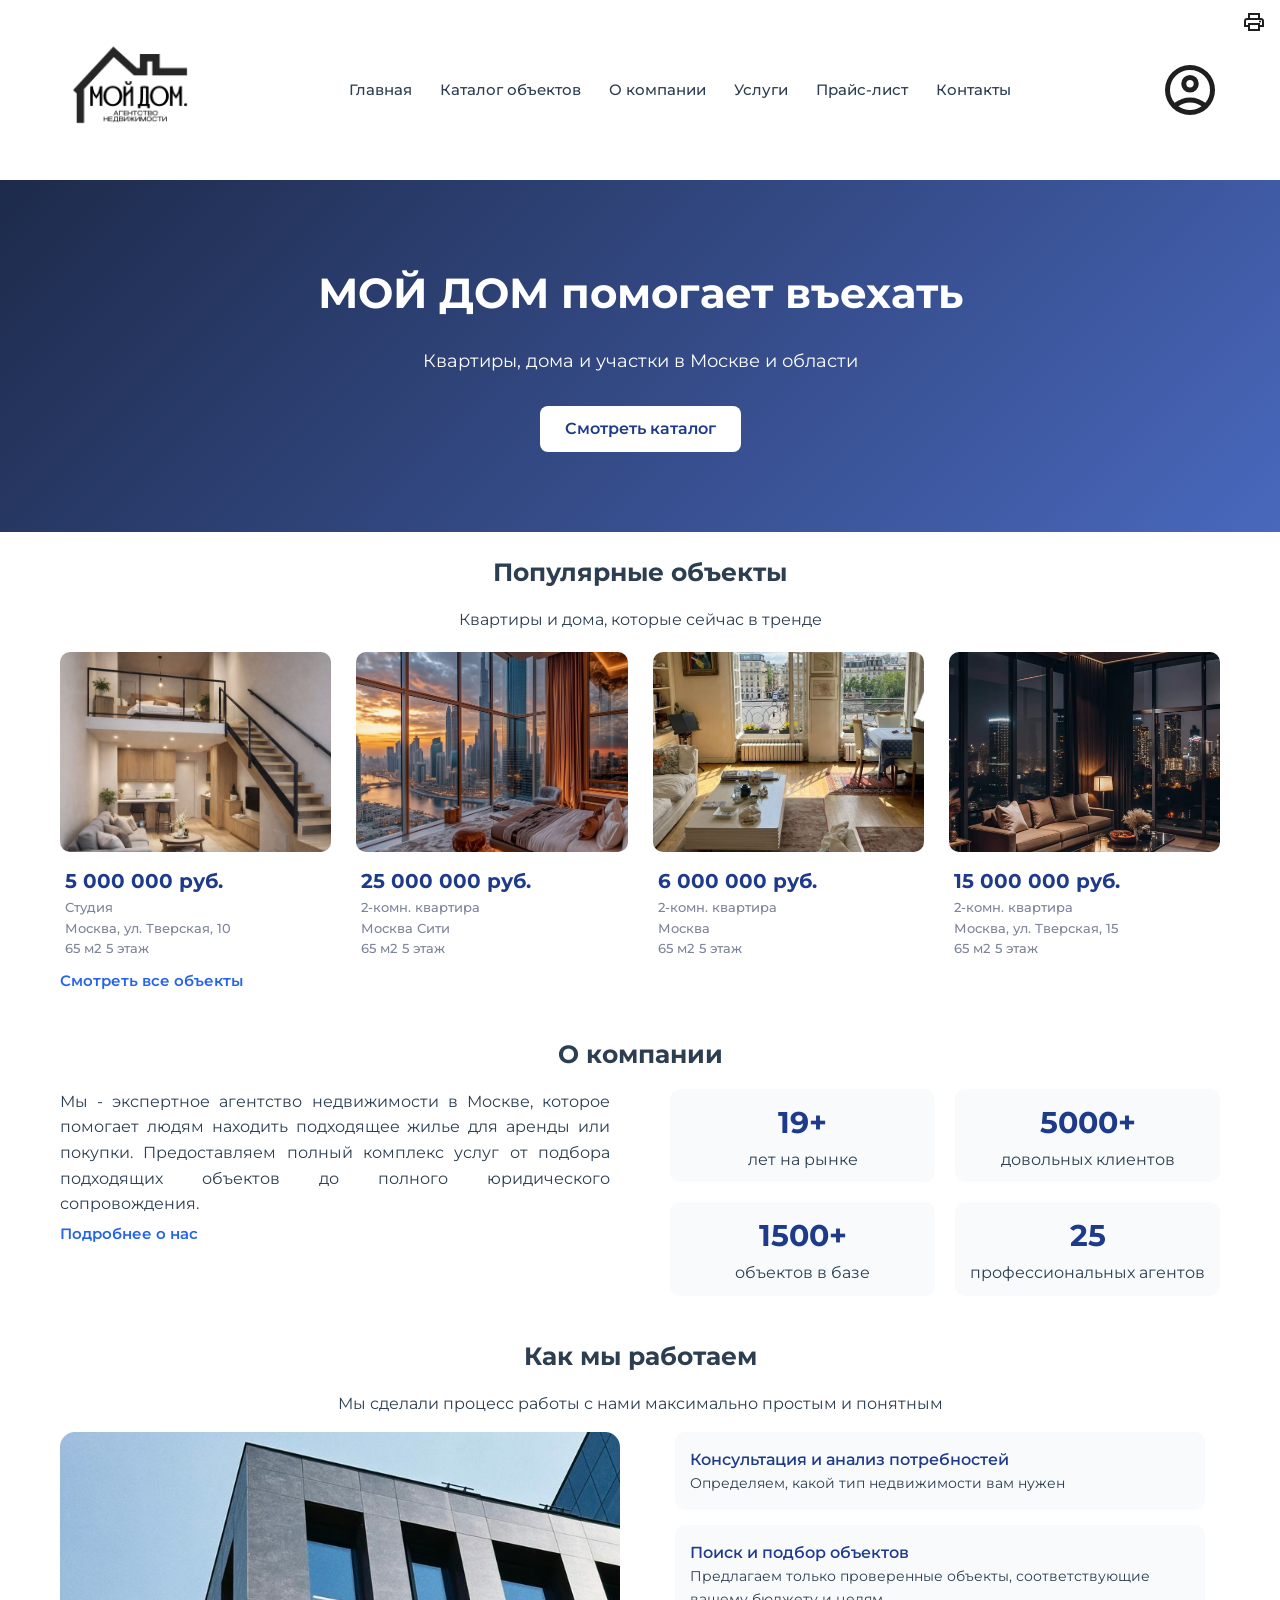
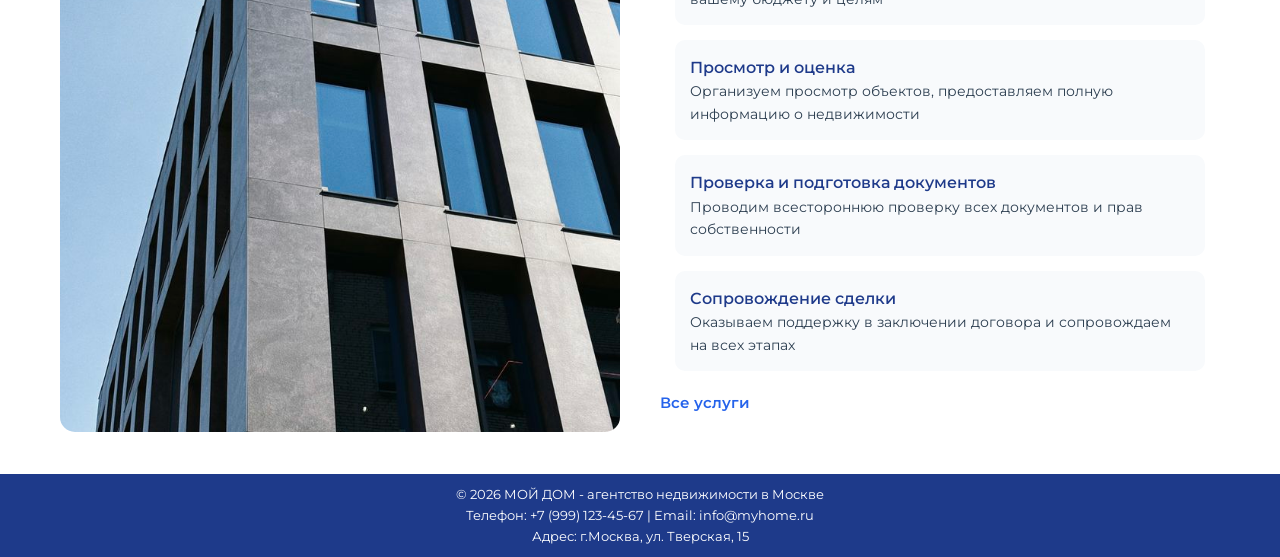
<file: index.html>
<!DOCTYPE html>
<html lang="ru">
    <head>
        <meta charset="UTF-8">
        <meta name="viewport" content="width=device-width, initial-scale=1.0">
        <link href="https://fonts.googleapis.com/css2?family=Montserrat:wght@400;500;600;700&display=swap" rel="stylesheet">
        <link rel="stylesheet" href="styles.css">
        <title>МОЙ ДОМ - агентство недвижимости в Москве</title>
    </head>
    <body>
        <header>
            <div class="container">
                <button class="burger-menu" id="burgerBtn" aria-label="Открыть меню">
                    <span></span>
                    <span></span>
                    <span></span>
                </button>
                <a href="index.html" class="logo">
                    <img src="images/logo.png" alt="МОЙ ДОМ">
                </a>
                <nav id="mainNav">
                    <ul>
                        <li><a href="index.html">Главная</a></li>
                        <li><a href="catalog.html">Каталог объектов</a></li>
                        <li><a href="about.html">О компании</a></li>
                        <li><a href="services.html">Услуги</a></li>
                        <li><a href="price.html">Прайс-лист</a></li>
                        <li><a href="contacts.html">Контакты</a></li>
                    </ul>
                </nav>
                <a href="login.html" class="btn-login">
                    <img src="images/user-icon.svg" alt="Личный кабинет">
                </a>
            </div>
        </header>

        <button id="printBtn" class="btn-print" title="Версия для печати"><img src="images/print-icon.svg"></button>

        <main>
            <section class="hero">
                <h1>МОЙ ДОМ помогает въехать</h1>
                <p>Квартиры, дома и участки в Москве и области</p>
                <a href="catalog.html" class="hero-btn">Смотреть каталог</a>
            </section>

            <section class="section">
                <div class="container">
                    <h2>Популярные объекты</h2>
                    <p>Квартиры и дома, которые сейчас в тренде</p>
                    <div class="objects-grid">

                        <div class="object-card">
                            <img src="images/kv1.jpg" alt="Студия">
                            <div class="object-info">
                                <p class="object-price">5 000 000 руб.</p>
                                <p class="object-title">Студия</p>
                                <p class="object-address">Москва, ул. Тверская, 10</p>
                                <div class="object-features">
                                    <span>65 м2</span>
                                    <span>5 этаж</span>
                                </div>
                            </div>
                        </div>

                        <div class="object-card">
                            <img src="images/kv2.jpg" alt="Квартира">
                            <div class="object-info">
                                <p class="object-price">25 000 000 руб.</p>
                                <p class="object-title">2-комн. квартира</p>
                                <p class="object-address">Москва Сити</p>
                                <div class="object-features">
                                    <span>65 м2</span>
                                    <span>5 этаж</span>
                                </div>
                            </div>
                        </div>

                        <div class="object-card">
                            <img src="images/kv3.jpg" alt="Квартира">
                            <div class="object-info">
                                <p class="object-price">6 000 000 руб.</p>
                                <p class="object-title">2-комн. квартира</p>
                                <p class="object-address">Москва</p>
                                <div class="object-features">
                                    <span>65 м2</span>
                                    <span>5 этаж</span>
                                </div>
                            </div>
                        </div>

                        <div class="object-card">
                            <img src="images/kv4.jpg" alt="Квартира">
                            <div class="object-info">
                                <p class="object-price">15 000 000 руб.</p>
                                <p class="object-title">2-комн. квартира</p>
                                <p class="object-address">Москва, ул. Тверская, 15</p>
                                <div class="object-features">
                                    <span>65 м2</span>
                                    <span>5 этаж</span>
                                </div>
                            </div>
                        </div>
                    </div>   
                    <a href="catalog.html" class="more-link">Смотреть все объекты</a>
                </div>
            </section>

            <section class="section">
                <div class="container">
                    <h2>О компании</h2>
                    <div class="about-wrapper">
                        <div class="about-text">
                            <p>Мы - экспертное агентство недвижимости в Москве, которое помогает людям находить подходящее жилье для аренды или покупки. 
                                Предоставляем полный комплекс услуг от подбора подходящих объектов до полного юридического сопровождения.</p>
                            <a href="about.html" class="more-link">Подробнее о нас</a>
                        </div>
                        <div class="about-stats">
                            <div class="stat-item">
                                <p class="stat-number">19+</p>
                                <p class="stat-label">лет на рынке</p>
                            </div>
                            <div class="stat-item">
                                <p class="stat-number">5000+</p>
                                <p class="stat-label">довольных клиентов</p>
                            </div>
                            <div class="stat-item">
                                <p class="stat-number">1500+</p>
                                <p class="stat-label">объектов в базе</p>
                            </div>
                            <div class="stat-item">
                                <p class="stat-number">25</p>
                                <p class="stat-label">профессиональных агентов</p>
                            </div>
                        </div>
                    </div>
                </div>
            </section>

            <section class="section">
                <div class="container">
                    <h2>Как мы работаем</h2>
                    <p class="service-text">Мы сделали процесс работы с нами максимально простым и понятным</p>
                    <div class="service-wrapper">
                        <div class="service-main">
                            <img src="images/serv_pic.jpg" alt="Дом"> 
                        </div>
                        <div class="service-info">
                            <div class="serv-item">
                                <p class="serv-title">Консультация и анализ потребностей</p>
                                <p class="serv-label">Определяем, какой тип недвижимости вам нужен</p>
                            </div>
                            <div class="serv-item">
                                <p class="serv-title">Поиск и подбор объектов</p>
                                <p class="serv-label">Предлагаем только проверенные объекты, соответствующие вашему бюджету и целям</p>
                            </div>
                            <div class="serv-item">
                                <p class="serv-title">Просмотр и оценка</p>
                                <p class="serv-label">Организуем просмотр объектов, предоставляем полную информацию о недвижимости</p>
                            </div>
                            <div class="serv-item">
                                <p class="serv-title">Проверка и подготовка документов</p>
                                <p class="serv-label">Проводим всестороннюю проверку всех документов и прав собственности</p>
                            </div>
                            <div class="serv-item">
                                <p class="serv-title">Сопровождение сделки</p>
                                <p class="serv-label">Оказываем поддержку в заключении договора и сопровождаем на всех этапах</p>
                            </div>
                            <a href="services.html" class="more-link">Все услуги</a>
                        </div>
                    </div>
                </div>
            </section>

        </main>

        <footer>
            <div class="container">
                <p>&copy; 2026 МОЙ ДОМ - агентство недвижимости в Москве</p>
                <p>Телефон: +7 (999) 123-45-67 | Email: info@myhome.ru</p>
                <p>Адрес: г.Москва, ул. Тверская, 15</p>
            </div>
        </footer>

        <button id="scrollTop" title="Наверх">^</button>

        <script src="https://ajax.googleapis.com/ajax/libs/jquery/3.7.1/jquery.min.js"></script>
        <script src="js/script.js"></script>
    </body>
</html>
</file>
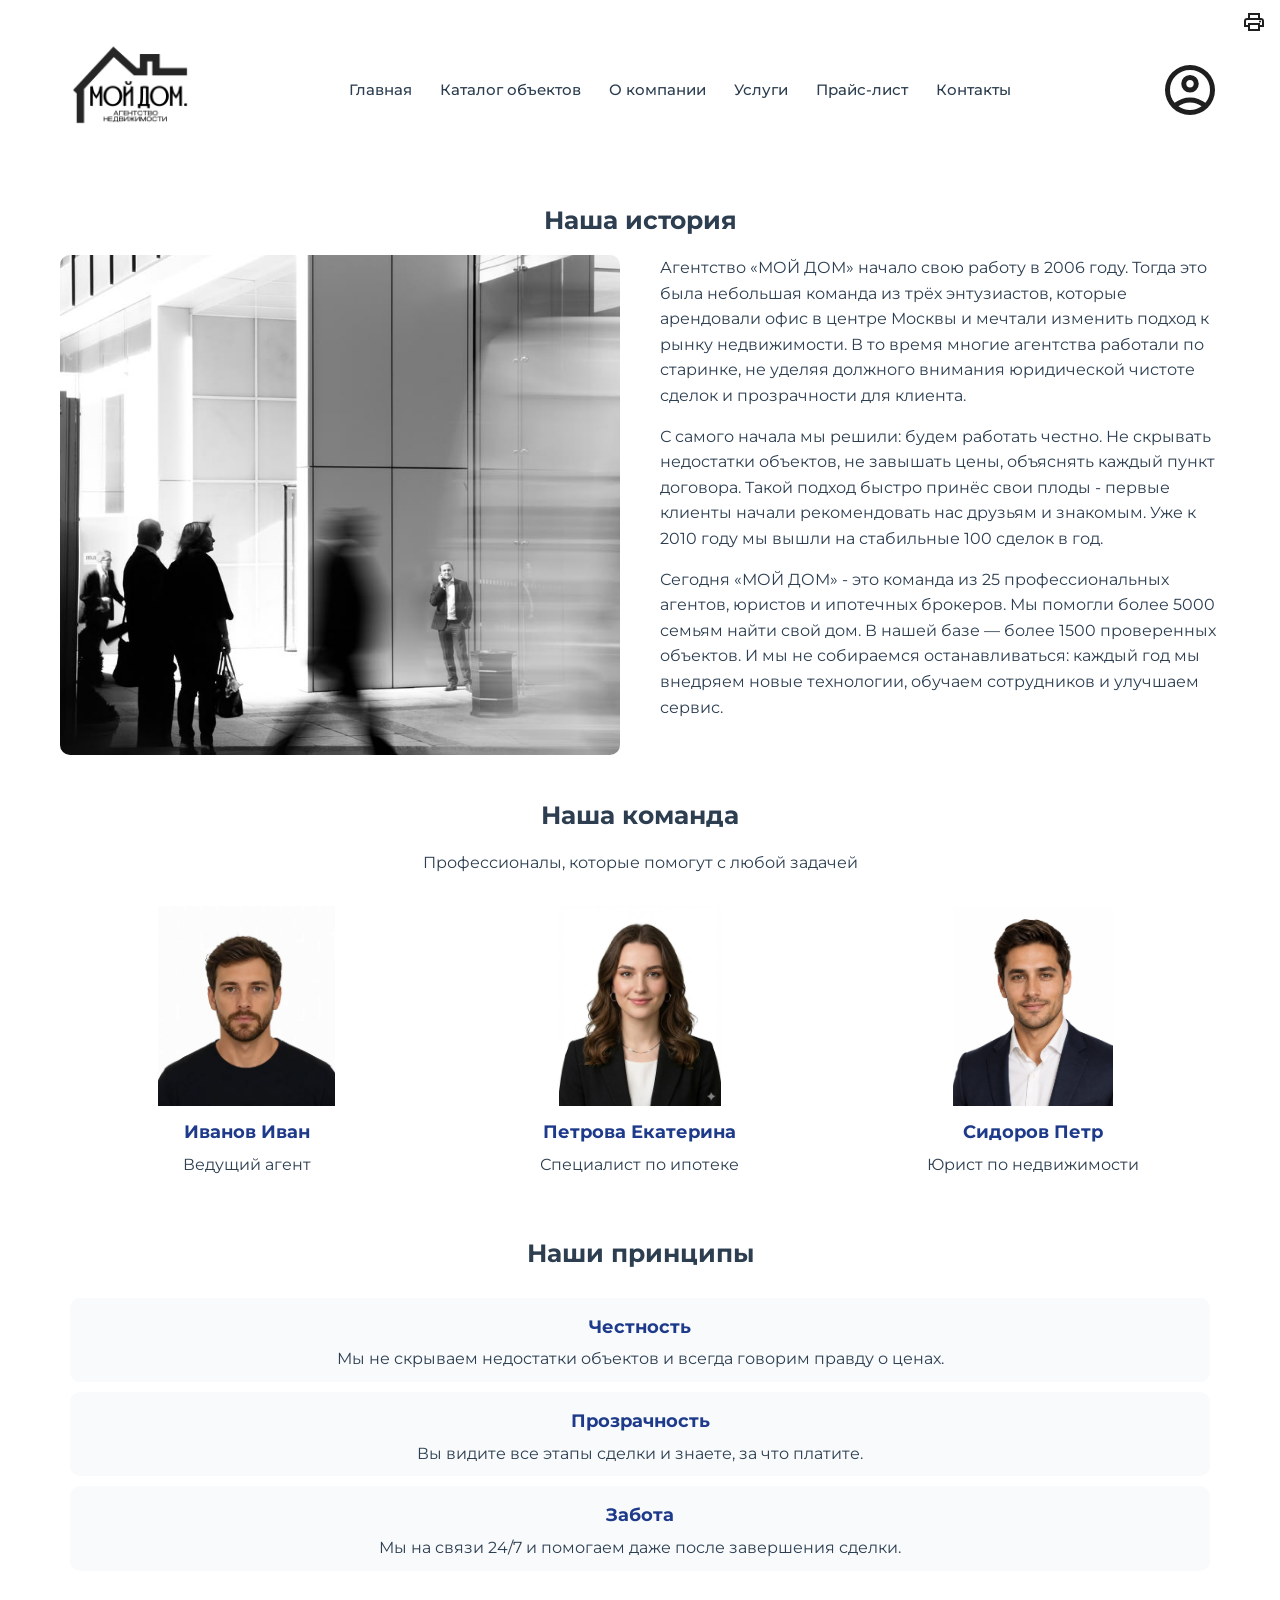
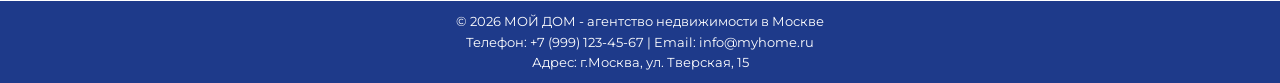
<file: about.html>
<!DOCTYPE html>
<html lang="ru">
    <head>
        <meta charset="UTF-8">
        <meta name="viewport" content="width=device-width, initial-scale=1.0">
        <link href="https://fonts.googleapis.com/css2?family=Montserrat:wght@400;500;600;700&display=swap" rel="stylesheet">
        <link rel="stylesheet" href="styles.css">
        <title>О компании</title>
    </head>
    <body>
        <header>
            <div class="container">
                <button class="burger-menu" id="burgerBtn" aria-label="Открыть меню">
                    <span></span>
                    <span></span>
                    <span></span>
                </button>
                <a href="index.html" class="logo"><img src="images/logo.png" alt="МОЙ ДОМ"></a>
                <nav id="mainNav">
                    <ul>
                        <li><a href="index.html">Главная</a></li>
                        <li><a href="catalog.html">Каталог объектов</a></li>
                        <li><a href="about.html">О компании</a></li>
                        <li><a href="services.html">Услуги</a></li>
                        <li><a href="price.html">Прайс-лист</a></li>
                        <li><a href="contacts.html">Контакты</a></li>
                    </ul>
                </nav>
                <a href="login.html" class="btn-login"><img src="images/user-icon.svg" alt="Личный кабинет"></a>
            </div>
        </header>

        <button id="printBtn" class="btn-print" title="Версия для печати"><img src="images/print-icon.svg"></button>

        <main>
            <section class="section">
                <div class="container">
                    <h2>Наша история</h2>
                    <div class="history-block">
                        <img src="images/history_pic.jpg" alt="Мой дом">
                        <div class="history-text">
                            <p>Агентство «МОЙ ДОМ» начало свою работу в 2006 году. Тогда это была небольшая команда из трёх энтузиастов, 
                                которые арендовали офис в центре Москвы и мечтали изменить подход к рынку недвижимости. 
                                В то время многие агентства работали по старинке, не уделяя должного внимания юридической чистоте сделок и прозрачности для клиента.</p>
                            <p>С самого начала мы решили: будем работать честно. Не скрывать недостатки объектов, не завышать цены, объяснять каждый пункт договора. 
                                Такой подход быстро принёс свои плоды - первые клиенты начали рекомендовать нас друзьям и знакомым. Уже к 2010 году мы вышли на стабильные 100 сделок в год.</p>
                            <p>Сегодня «МОЙ ДОМ» - это команда из 25 профессиональных агентов, юристов и ипотечных брокеров. Мы помогли более 5000 семьям найти свой дом. В нашей базе — более 
                                1500 проверенных объектов. И мы не собираемся останавливаться: каждый год мы внедряем новые технологии, обучаем сотрудников и улучшаем сервис.</p>
                        </div>
                    </div>
                </div>
            </section>

            <section class="section">
                <div class="container">
                    <h2>Наша команда</h2>
                    <p>Профессионалы, которые помогут с любой задачей</p>
                    <div class="team-grid">
                        <div class="team-item">
                            <img src="images/agent1.jpg" alt="Иванов Иван">
                            <h3>Иванов Иван</h3>
                            <p>Ведущий агент</p>
                        </div>
                        <div class="team-item">
                            <img src="images/agent2.jpg" alt="Петрова Екатерина">
                            <h3>Петрова Екатерина</h3>
                            <p>Специалист по ипотеке</p>
                        </div>
                        <div class="team-item">
                            <img src="images/agent3.jpg" alt="Сидоров Петр">
                            <h3>Сидоров Петр</h3>
                            <p>Юрист по недвижимости</p>
                        </div>
                    </div>
                </div>
            </section>

            <section class="section">
                <div class="container">
                    <h2>Наши принципы</h2>
                    <div class="principles-grid">
                        <div class="principles-item">
                            <h3>Честность</h3>
                            <p>Мы не скрываем недостатки объектов и всегда говорим правду о ценах.</p>
                        </div>
                        <div class="principles-item">
                            <h3>Прозрачность</h3>
                            <p>Вы видите все этапы сделки и знаете, за что платите.</p>
                        </div>
                        <div class="principles-item">
                            <h3>Забота</h3>
                            <p>Мы на связи 24/7 и помогаем даже после завершения сделки.</p>
                        </div>
                    </div>
                </div>
            </section>
        </main>

        <footer>
            <div class="container">
                <p>&copy; 2026 МОЙ ДОМ - агентство недвижимости в Москве</p>
                <p>Телефон: +7 (999) 123-45-67 | Email: info@myhome.ru</p>
                <p>Адрес: г.Москва, ул. Тверская, 15</p>
            </div>
        </footer>

        <button id="scrollTop" title="Наверх">^</button>

        <script src="https://ajax.googleapis.com/ajax/libs/jquery/3.7.1/jquery.min.js"></script>
        <script src="js/script.js"></script>
    </body>
</html>
</file>
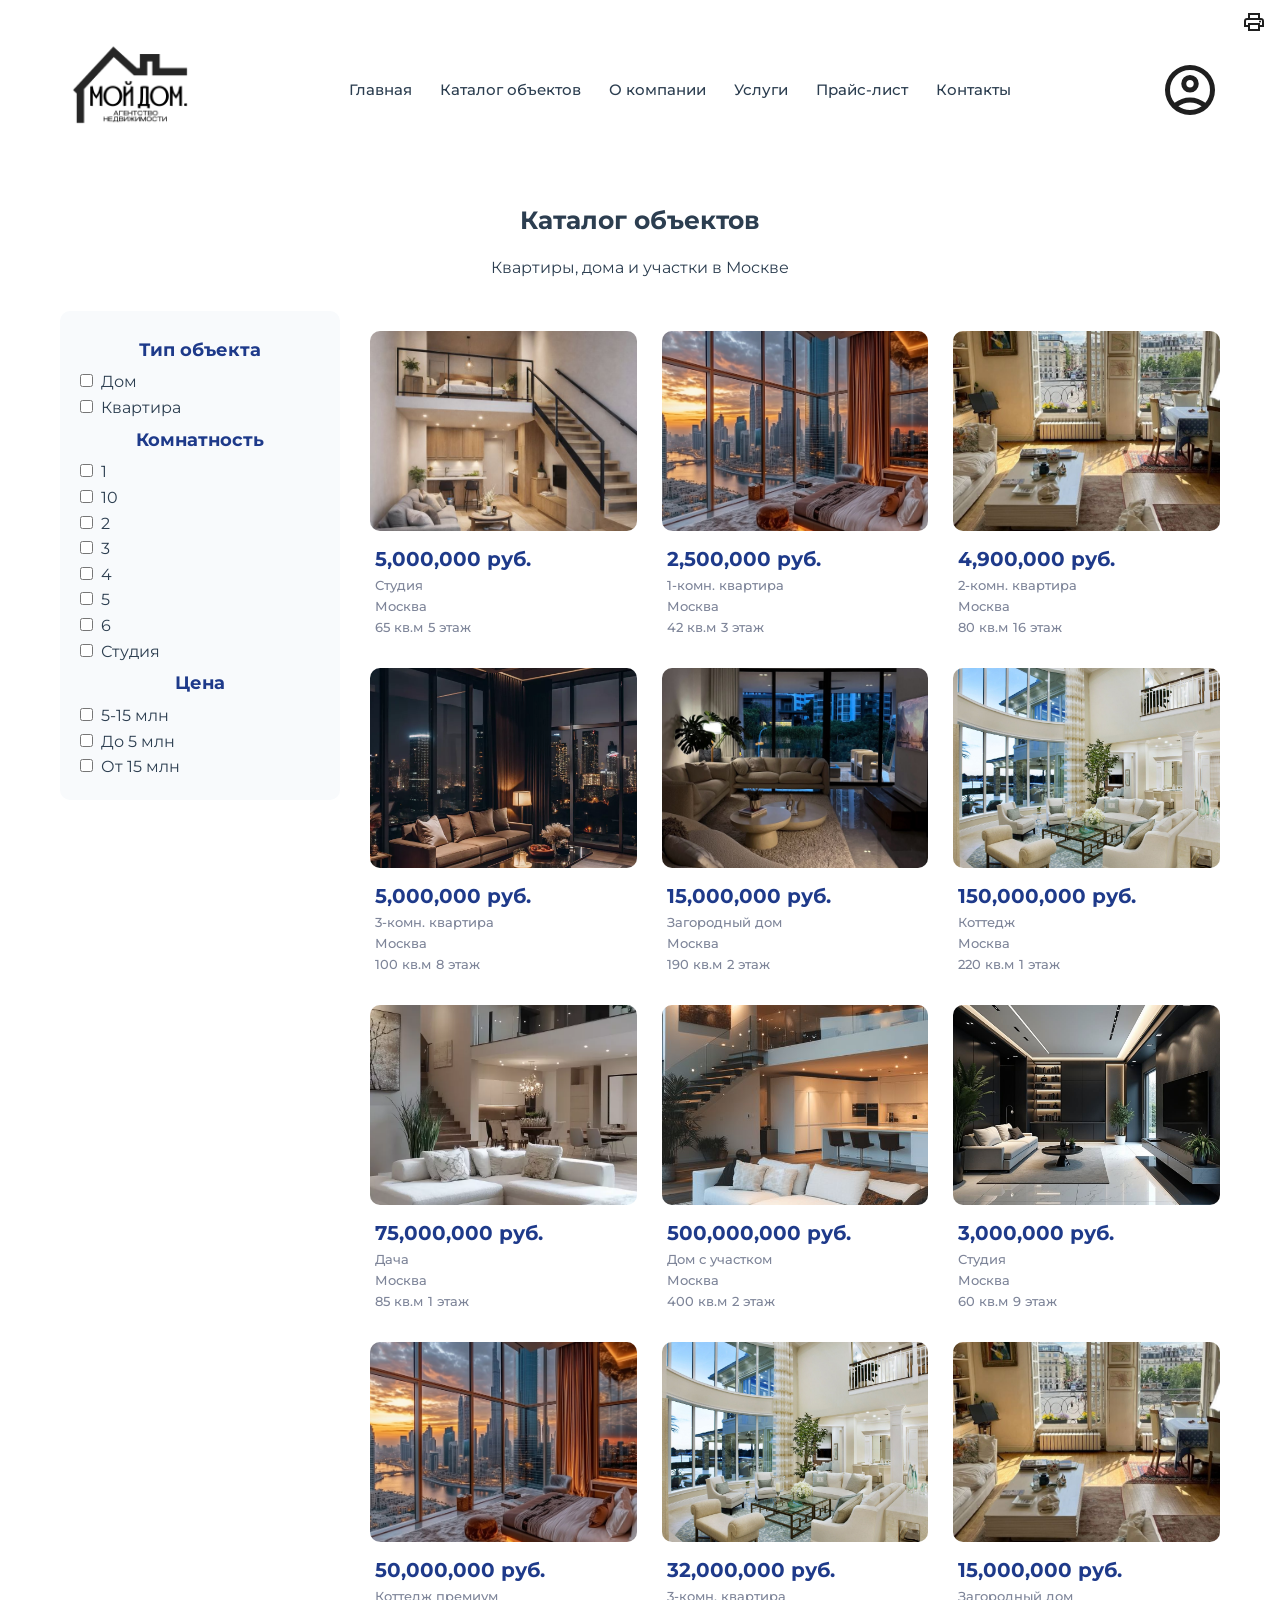
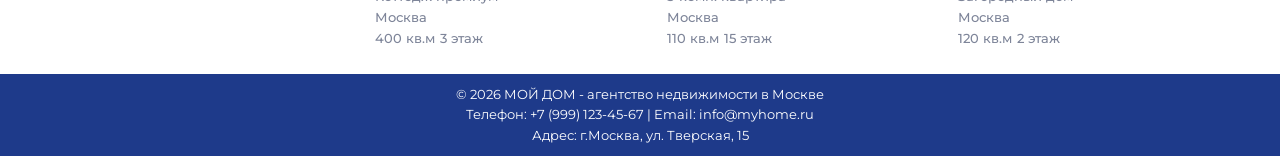
<file: catalog.html>
<!DOCTYPE html>
<html lang="ru">
    <head>
        <meta charset="UTF-8">
        <meta name="viewport" content="width=device-width, initial-scale=1.0">
        <link href="https://fonts.googleapis.com/css2?family=Montserrat:wght@400;500;600;700&display=swap" rel="stylesheet">
        <link rel="stylesheet" href="styles.css">
        <title>Каталог объектов</title>
    </head>
    <body>
        <header>
            <div class="container">
                <button class="burger-menu" id="burgerBtn" aria-label="Открыть меню">
                    <span></span>
                    <span></span>
                    <span></span>
                </button>
                <a href="index.html" class="logo"><img src="images/logo.png" alt="МОЙ ДОМ"></a>
                <nav id="mainNav">
                    <ul>
                        <li><a href="index.html">Главная</a></li>
                        <li><a href="catalog.html">Каталог объектов</a></li>
                        <li><a href="about.html">О компании</a></li>
                        <li><a href="services.html">Услуги</a></li>
                        <li><a href="price.html">Прайс-лист</a></li>
                        <li><a href="contacts.html">Контакты</a></li>
                    </ul>
                </nav>
                <a href="login.html" class="btn-login"><img src="images/user-icon.svg" alt="Личный кабинет"></a>
            </div>
        </header>

        <button id="printBtn" class="btn-print" title="Версия для печати"><img src="images/print-icon.svg"></button>

        <main>
            <section class="section">
                <div class="container">
                    <h2>Каталог объектов</h2>
                    <p>Квартиры, дома и участки в Москве</p>

                    <div class="catalog-layout">
                        <div class="filters" id="filters"></div>
                        <div class="objects-grid" id="objectsGrid"></div>
                    </div>
                </div>
            </section>
        </main>

        <footer>
            <div class="container">
                <p>&copy; 2026 МОЙ ДОМ - агентство недвижимости в Москве</p>
                <p>Телефон: +7 (999) 123-45-67 | Email: info@myhome.ru</p>
                <p>Адрес: г.Москва, ул. Тверская, 15</p>
            </div>
        </footer>

        <button id="scrollTop" title="Наверх">^</button>

        <script src="https://ajax.googleapis.com/ajax/libs/jquery/3.7.1/jquery.min.js"></script>
        <script src="js/script.js"></script>
    </body>
</html>
</file>
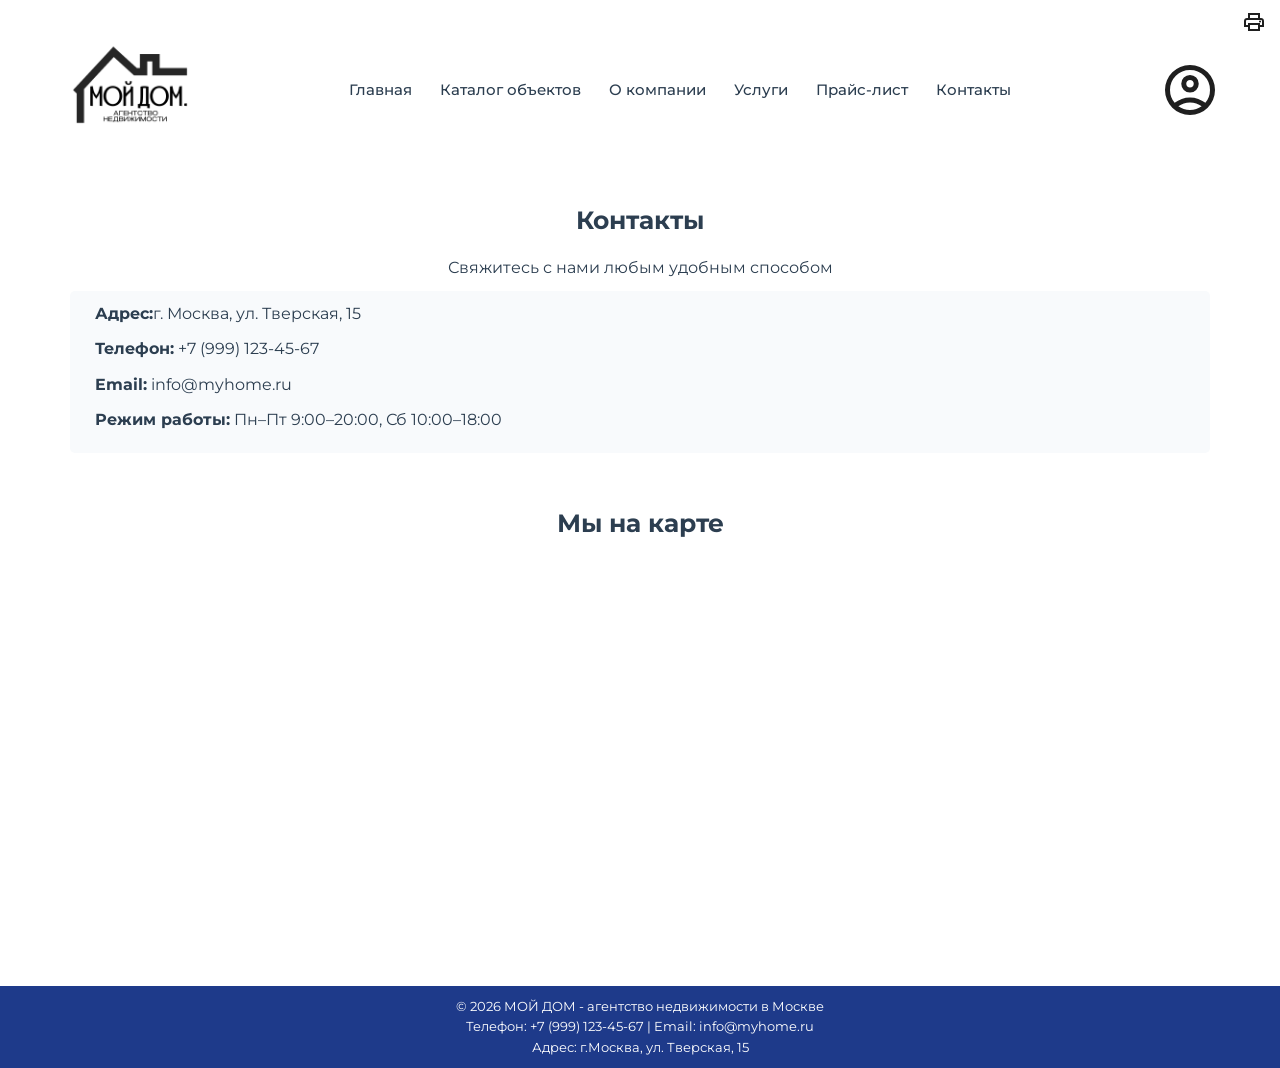
<file: contacts.html>
<!DOCTYPE html>
<html lang="ru">
    <head>
        <meta charset="UTF-8">
        <meta name="viewport" content="width=device-width, initial-scale=1.0">
        <link href="https://fonts.googleapis.com/css2?family=Montserrat:wght@400;500;600;700&display=swap" rel="stylesheet">
        <link rel="stylesheet" href="styles.css">
        <title>Контакты</title>
    </head>
    <body>
        <header>
            <div class="container">
                <button class="burger-menu" id="burgerBtn" aria-label="Открыть меню">
                    <span></span>
                    <span></span>
                    <span></span>
                </button>
                <a href="index.html" class="logo"><img src="images/logo.png" alt="МОЙ ДОМ"></a>
                <nav id="mainNav">
                    <ul>
                        <li><a href="index.html">Главная</a></li>
                        <li><a href="catalog.html">Каталог объектов</a></li>
                        <li><a href="about.html">О компании</a></li>
                        <li><a href="services.html">Услуги</a></li>
                        <li><a href="price.html">Прайс-лист</a></li>
                        <li><a href="contacts.html">Контакты</a></li>
                    </ul>
                </nav>
                <a href="login.html" class="btn-login"><img src="images/user-icon.svg" alt="Личный кабинет"></a>
            </div>
        </header>

        <button id="printBtn" class="btn-print" title="Версия для печати"><img src="images/print-icon.svg"></button>

        <main>
            <section class="section">
                <div class="container">
                    <h2>Контакты</h2>
                    <p>Свяжитесь с нами любым удобным способом</p>
                    
                    <ul class="contacts-list">
                        <li><strong>Адрес:</strong>г. Москва, ул. Тверская, 15</li>
                        <li><strong>Телефон:</strong> +7 (999) 123-45-67</li>
                        <li><strong>Email:</strong> info@myhome.ru</li>
                        <li><strong>Режим работы:</strong> Пн–Пт 9:00–20:00, Сб 10:00–18:00</li>
                    </ul>
                </div>
            </section>

            <section class="section">
                <div class="container">
                    <h2>Мы на карте</h2>
                    <iframe src="https://yandex.ru/map-widget/v1/?ll=37.617700%2C55.755800&z=12"></iframe>
                </div>
            </section>
        </main>

        <footer>
            <div class="container">
                <p>&copy; 2026 МОЙ ДОМ - агентство недвижимости в Москве</p>
                <p>Телефон: +7 (999) 123-45-67 | Email: info@myhome.ru</p>
                <p>Адрес: г.Москва, ул. Тверская, 15</p>
            </div>
        </footer>

        <button id="scrollTop" title="Наверх">^</button>

        <script src="https://ajax.googleapis.com/ajax/libs/jquery/3.7.1/jquery.min.js"></script>
        <script src="js/script.js"></script>
    </body>
</html>
</file>
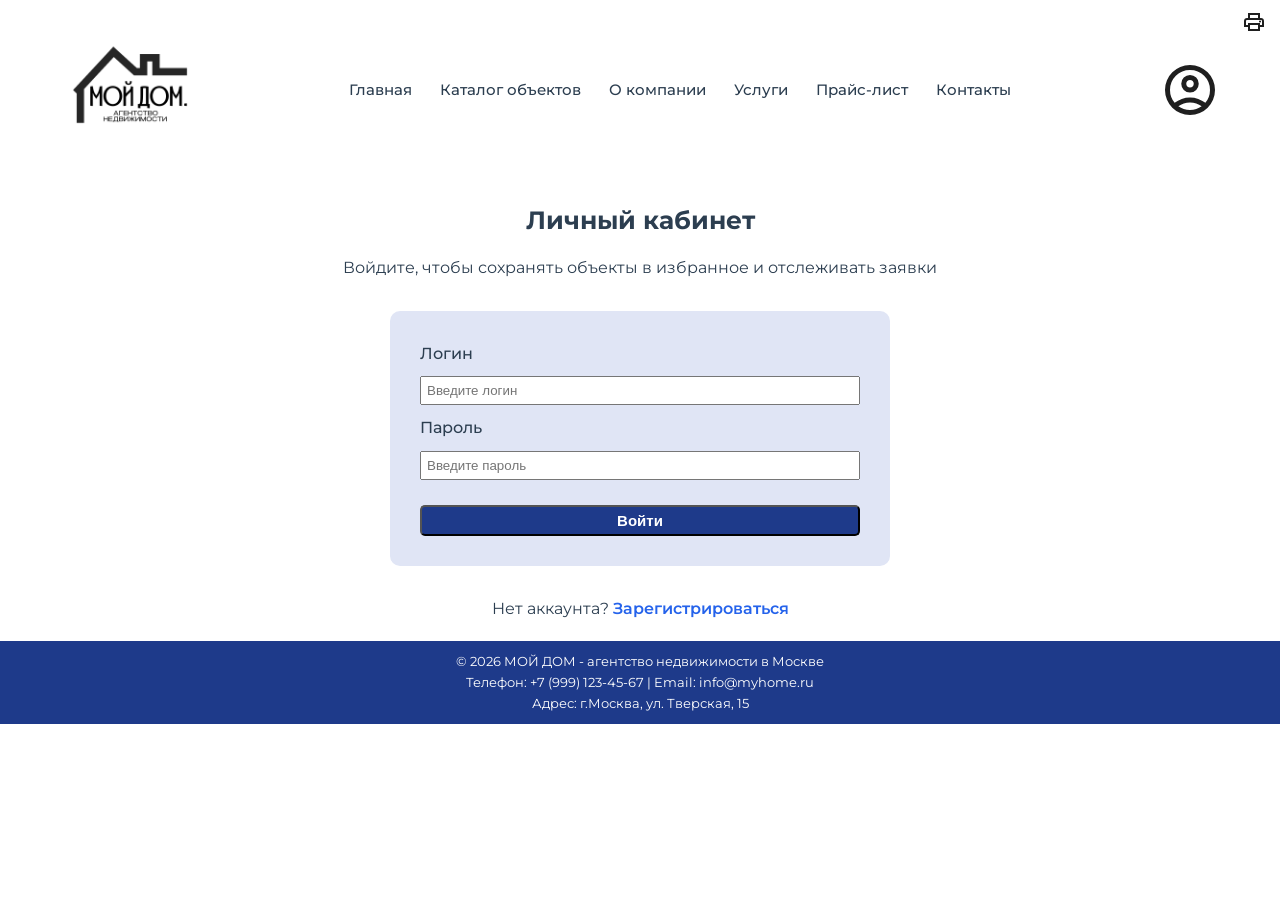
<file: login.html>
<!DOCTYPE html>
<html lang="ru">
    <head>
        <meta charset="UTF-8">
        <meta name="viewport" content="width=device-width, initial-scale=1.0">
        <link href="https://fonts.googleapis.com/css2?family=Montserrat:wght@400;500;600;700&display=swap" rel="stylesheet">
        <link rel="stylesheet" href="styles.css">
        <title>Личный кабинет</title>
    </head>
    <body>
        <header>
            <div class="container">
                <button class="burger-menu" id="burgerBtn" aria-label="Открыть меню">
                    <span></span>
                    <span></span>
                    <span></span>
                </button>
                <a href="index.html" class="logo"><img src="images/logo.png" alt="МОЙ ДОМ"></a>
                <nav id="mainNav">
                    <ul>
                        <li><a href="index.html">Главная</a></li>
                        <li><a href="catalog.html">Каталог объектов</a></li>
                        <li><a href="about.html">О компании</a></li>
                        <li><a href="services.html">Услуги</a></li>
                        <li><a href="price.html">Прайс-лист</a></li>
                        <li><a href="contacts.html">Контакты</a></li>
                    </ul>
                </nav>
                <a href="login.html" class="btn-login"><img src="images/user-icon.svg" alt="Личный кабинет"></a>
            </div>
        </header>

        <button id="printBtn" class="btn-print" title="Версия для печати"><img src="images/print-icon.svg"></button>

        <main>
            <section class="section">
                <div class="container">
                    <h2>Личный кабинет</h2>
                    <p>Войдите, чтобы сохранять объекты в избранное и отслеживать заявки</p>
                    <div class="login-left">
                    <form class="login-form">
                        <label>Логин</label>
                        <input type="text" placeholder="Введите логин">
                        <label>Пароль</label>
                        <input type="password" placeholder="Введите пароль">
                        <button type="submit">Войти</button>
                    </form>

                    <p>Нет аккаунта? <a href="https://example.com" class="register-link">Зарегистрироваться</a></p>
                    </div>

                </div>
            </section>
        </main>

        <footer>
            <div class="container">
                <p>&copy; 2026 МОЙ ДОМ - агентство недвижимости в Москве</p>
                <p>Телефон: +7 (999) 123-45-67 | Email: info@myhome.ru</p>
                <p>Адрес: г.Москва, ул. Тверская, 15</p>
            </div>
        </footer>

        <button id="scrollTop" title="Наверх">^</button>

        <script src="https://ajax.googleapis.com/ajax/libs/jquery/3.7.1/jquery.min.js"></script>
        <script src="js/script.js"></script>
    </body>
</html>
</file>
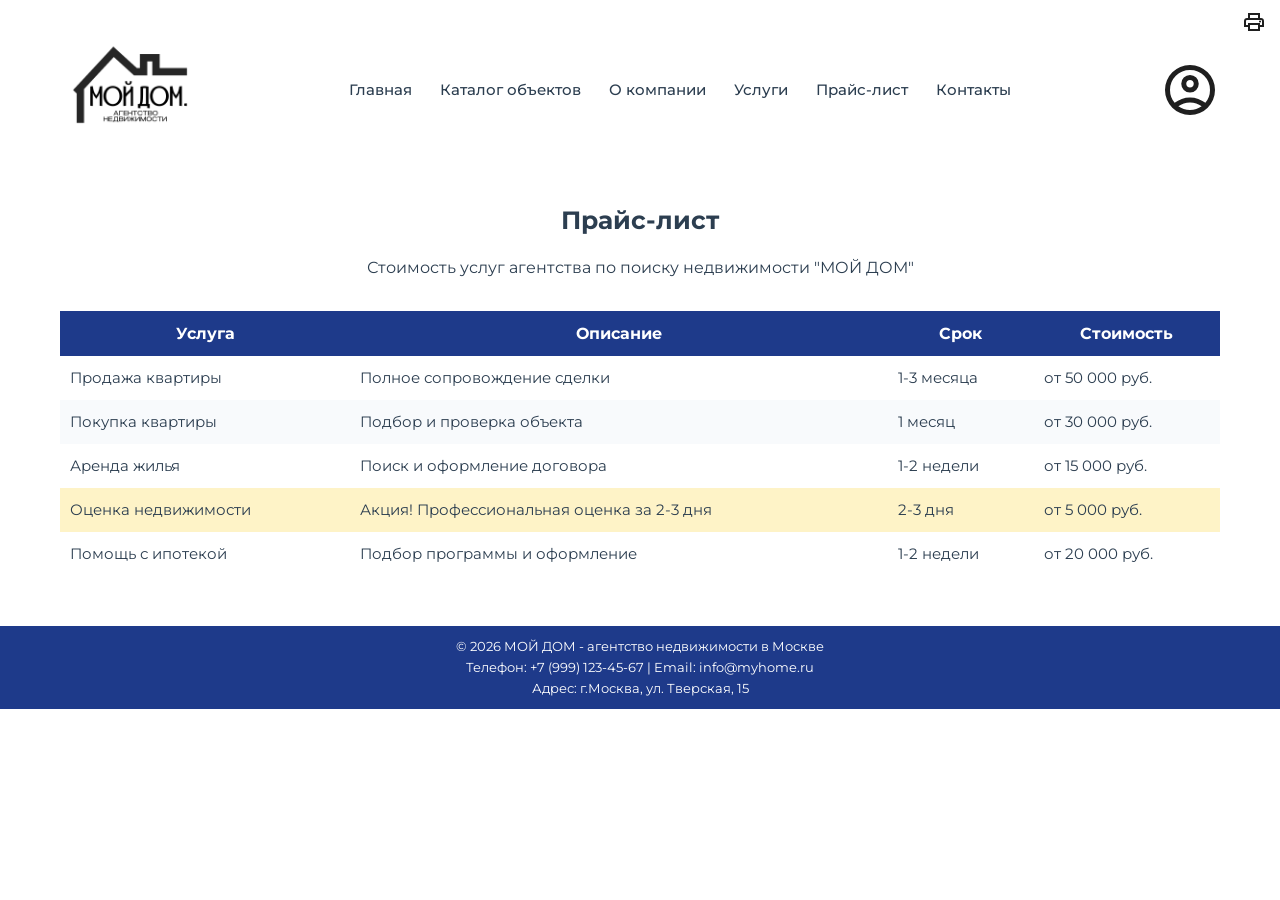
<file: price.html>
<!DOCTYPE html>
<html lang="ru">
    <head>
        <meta charset="UTF-8">
        <meta name="viewport" content="width=device-width, initial-scale=1.0">
        <link href="https://fonts.googleapis.com/css2?family=Montserrat:wght@400;500;600;700&display=swap" rel="stylesheet">
        <link rel="stylesheet" href="styles.css">
        <title>Прайс-лист</title>
    </head>
    <body>
        <header>
            <div class="container">
                <button class="burger-menu" id="burgerBtn" aria-label="Открыть меню">
                    <span></span>
                    <span></span>
                    <span></span>
                </button>
                <a href="index.html" class="logo"><img src="images/logo.png" alt="МОЙ ДОМ"></a>
                <nav id="mainNav">
                    <ul>
                        <li><a href="index.html">Главная</a></li>
                        <li><a href="catalog.html">Каталог объектов</a></li>
                        <li><a href="about.html">О компании</a></li>
                        <li><a href="services.html">Услуги</a></li>
                        <li><a href="price.html">Прайс-лист</a></li>
                        <li><a href="contacts.html">Контакты</a></li>
                    </ul>
                </nav>
                <a href="login.html" class="btn-login"><img src="images/user-icon.svg" alt="Личный кабинет"></a>
            </div>
        </header>

        <button id="printBtn" class="btn-print" title="Версия для печати"><img src="images/print-icon.svg"></button>

        <main>
            <section class="section">
                <div class="container">
                    <h2>Прайс-лист</h2>
                    <p>Стоимость услуг агентства по поиску недвижимости "МОЙ ДОМ"</p>
                    <table class="price-table">
                        <thead>
                            <tr>
                                <th>Услуга</th>
                                <th>Описание</th>
                                <th>Срок</th>
                                <th>Стоимость</th>
                            </tr>
                        </thead>
                        <tbody>
                            <tr>
                                <td>Продажа квартиры</td>
                                <td>Полное сопровождение сделки</td>
                                <td>1-3 месяца</td>
                                <td>от 50 000 руб.</td>
                            </tr>
                            <tr>
                                <td>Покупка квартиры</td>
                                <td>Подбор и проверка объекта</td>
                                <td>1 месяц</td>
                                <td>от 30 000 руб.</td>
                            </tr>
                            <tr>
                                <td>Аренда жилья</td>
                                <td>Поиск и оформление договора</td>
                                <td>1-2 недели</td>
                                <td>от 15 000 руб.</td>
                            </tr>
                            <tr>
                                <td>Оценка недвижимости</td>
                                <td>Акция! Профессиональная оценка за 2-3 дня</td>
                                <td>2-3 дня</td>
                                <td>от 5 000 руб.</td>
                            </tr>
                            <tr>
                                <td>Помощь с ипотекой</td>
                                <td>Подбор программы и оформление</td>
                                <td>1-2 недели</td>
                                <td>от 20 000 руб.</td>
                            </tr>
                        </tbody>
                    </table>
                </div>
            </section>
        </main>

        <footer>
            <div class="container">
                <p>&copy; 2026 МОЙ ДОМ - агентство недвижимости в Москве</p>
                <p>Телефон: +7 (999) 123-45-67 | Email: info@myhome.ru</p>
                <p>Адрес: г.Москва, ул. Тверская, 15</p>
            </div>
        </footer>

        <button id="scrollTop" title="Наверх">^</button>

        <script src="https://ajax.googleapis.com/ajax/libs/jquery/3.7.1/jquery.min.js"></script>
        <script src="js/script.js"></script>
    </body>
</html>
</file>
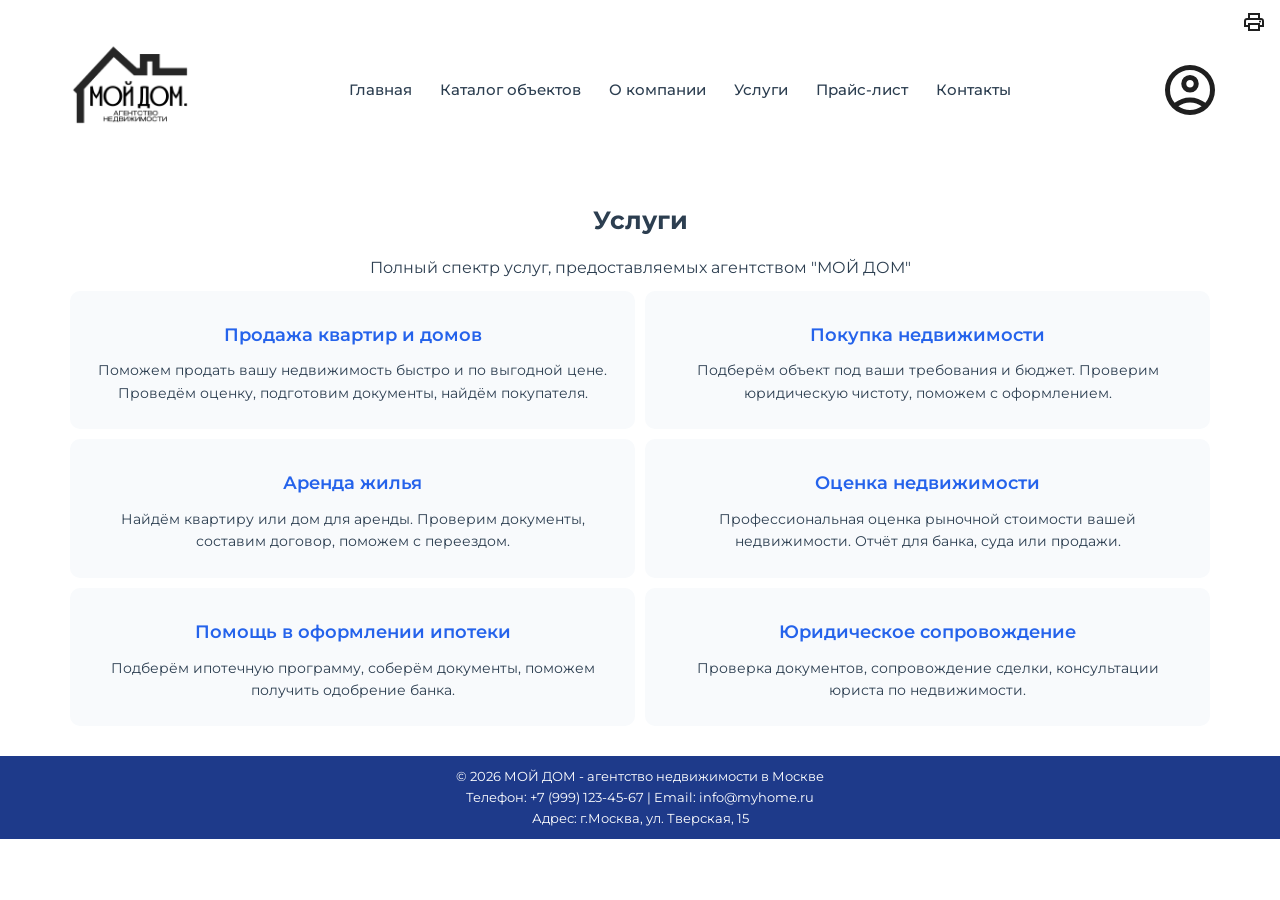
<file: services.html>
<!DOCTYPE html>
<html lang="ru">
    <head>
        <meta charset="UTF-8">
        <meta name="viewport" content="width=device-width, initial-scale=1.0">
        <link href="https://fonts.googleapis.com/css2?family=Montserrat:wght@400;500;600;700&display=swap" rel="stylesheet">
        <link rel="stylesheet" href="styles.css">
        <title>Услуги</title>
    </head>
    <body>
        <header>
            <div class="container">
                <button class="burger-menu" id="burgerBtn" aria-label="Открыть меню">
                    <span></span>
                    <span></span>
                    <span></span>
                </button>
                <a href="index.html" class="logo"><img src="images/logo.png" alt="МОЙ ДОМ"></a>
                <nav id="mainNav">
                    <ul>
                        <li><a href="index.html">Главная</a></li>
                        <li><a href="catalog.html">Каталог объектов</a></li>
                        <li><a href="about.html">О компании</a></li>
                        <li><a href="services.html">Услуги</a></li>
                        <li><a href="price.html">Прайс-лист</a></li>
                        <li><a href="contacts.html">Контакты</a></li>
                    </ul>
                </nav>
                <a href="login.html" class="btn-login"><img src="images/user-icon.svg" alt="Личный кабинет"></a>
            </div>
        </header>

        <button id="printBtn" class="btn-print" title="Версия для печати"><img src="images/print-icon.svg"></button>

        <main>
            <section class="section">
                <div class="container">
                    <h2>Услуги</h2>
                    <p>Полный спектр услуг, предоставляемых агентством "МОЙ ДОМ"</p>
                    <div class="services-list">

                        <div class="service-item">
                            <h3>Продажа квартир и домов</h3>
                            <p>Поможем продать вашу недвижимость быстро и по выгодной цене. Проведём оценку, подготовим документы, найдём покупателя.</p>
                        </div>

                        <div class="service-item">
                            <h3>Покупка недвижимости</h3>
                            <p>Подберём объект под ваши требования и бюджет. Проверим юридическую чистоту, поможем с оформлением.</p>
                        </div>

                        <div class="service-item">
                            <h3>Аренда жилья</h3>
                            <p>Найдём квартиру или дом для аренды. Проверим документы, составим договор, поможем с переездом.</p>
                        </div>

                        <div class="service-item">
                            <h3>Оценка недвижимости</h3>
                            <p>Профессиональная оценка рыночной стоимости вашей недвижимости. Отчёт для банка, суда или продажи.</p>
                        </div>

                        <div class="service-item">
                            <h3>Помощь в оформлении ипотеки</h3>
                            <p>Подберём ипотечную программу, соберём документы, поможем получить одобрение банка.</p>
                        </div>

                        <div class="service-item">
                            <h3>Юридическое сопровождение</h3>
                            <p>Проверка документов, сопровождение сделки, консультации юриста по недвижимости.</p>
                        </div>
                    </div>
                </div>
            </section>
        </main>

        <footer>
            <div class="container">
                <p>&copy; 2026 МОЙ ДОМ - агентство недвижимости в Москве</p>
                <p>Телефон: +7 (999) 123-45-67 | Email: info@myhome.ru</p>
                <p>Адрес: г.Москва, ул. Тверская, 15</p>
            </div>
        </footer>

        <button id="scrollTop" title="Наверх">^</button>

        <script src="https://ajax.googleapis.com/ajax/libs/jquery/3.7.1/jquery.min.js"></script>
        <script src="js/script.js"></script>
    </body>
</html>
</file>
<file: styles.css>
*{
    margin: 0;
    padding: 0;
    box-sizing: border-box;
}

body{
    font-family: 'Montserrat', Arial, sans-serif;
    color: #2c3e50;
    background-color: #ffffff;
    line-height: 1.6;
}

.container{
    max-width: 1200px;
    margin: 0 auto;
    padding: 0 20px;
}

a{
    text-decoration: none;
    color: inherit;
}

ul{
    list-style: none;
}

header{
    background-color: #ffffff;
    position: sticky;
    top: 0;
    z-index: 100;
}

header .container {
    display: flex;
    align-items: center;
    justify-content: space-between;
    padding: 20px;
}

.logo {
    font-size: 24px;
    font-weight: 700;
    color: #1e3a8a;
}

.logo:hover {
    color: #2563eb;
}

.logo img {
    height: 120px;
    width: auto;
    display: block;
    margin: 10px;
}

nav ul {
    display: flex;
    gap: 28px;
}

nav a {
    font-size: 15px;
    color: #2c3e50;
    font-weight: 500;
}

nav a:hover {
    color: #2563eb;
}

.btn-login {
    height: 60px;
    width: auto;
    display: block;
}

.btn-login img{
    height: 60px;
    width: auto;
}

.btn-login:hover {
    background-color: #f0f0f0;
}

.hero{
    /*background: linear-gradient(135deg, #1e3a8a, #7dafe1);*/
    background: linear-gradient(135deg, #1d2a4a, #4968bd);
    color:#ffffff;
    padding: 80px 0;
    text-align: center;
}

.hero h1{
    font-size: 42px;
    font-weight: 700;
    margin-bottom: 20px;
    margin-left: 10px;
    margin-right: 10px;
}

.hero p {
    font-size: 18px;
    margin-bottom: 30px;
}

.hero-btn {
    display: inline-block;
    background-color: #ffffff;
    color: #1e3a8a;
    padding: 10px 25px;
    border-radius: 8px;
    font-weight: 600;
}

.hero-btn:hover {
    background-color: #f0f0f0;
}

.section{
    background-color: #ffffff;
    color: #2c3e50;
    padding: 20px 5px;
}

.section h2{
    font-size: 25px;
    font-weight: 700;
    padding-bottom: 15px;
    text-align: center;
}

.section h3{
    font-size: 18px;
    font-weight: 700;
    padding: 5px;
    text-align: center;
    color: #1e3a8a;
}

.section p{
    max-width: 800px;
    margin: 0 auto;
    text-align: center;
}

.section ul li {
    font-size: 16px;
    margin-bottom: 6px;
    padding-left: 15px;
    text-align: center;
}

.about-wrapper{
    display: grid;
    grid-template-columns: 1fr 1fr;
    gap: 60px;
}

.about-text p{
    text-align: justify;
}

.about-stats{
    display: grid;
    grid-template-columns: 1fr 1fr;
    gap: 20px;
}

.stat-item{
    background-color: #f8fafc;
    padding: 10px;
    border-radius: 10px;
}

.stat-number{
    font-size: 30px;
    font-weight: 700;
    color: #1e3a8a;
}

.service-wrapper{
    display: grid;
    grid-template-columns: 1fr 1fr;
    gap: 40px;
}

.service-info p{
    text-align: left;
}

.service-main img{
    width: 100%;
    height: 600px;
    object-fit: cover;
    border-radius: 15px;
    margin: 15px 0;
}

.serv-item{
    background-color: #f8fafc;
    padding: 15px;
    border-radius: 10px;
    margin: 15px;
}

.serv-title{
    font-size: 16px;
    font-weight: 550;
    color:#1e3a8a;
}

.serv-label{
    font-size: 14px;
}

.more-link{
    display: inline-block;
    margin-top: 5px;
    color: #2563eb;
    font-weight: 600;
    font-size: 15px;
}

.more-link:hover{
    color:  #1e3a8a;
    text-decoration: underline;
}

footer{
    background-color: #1e3a8a;
    color:#ffffff;
    text-align: center;
    padding: 10px;
}

footer p{
    font-size: 13px;
}

iframe{
    width: 100%;
    height: 400px;
    border: none;
}

.objects-grid{
    display: grid;
    grid-template-columns: repeat(auto-fill, minmax(250px, 1fr));
    gap: 25px;
    margin-top: 20px;
}

.object-card{
    border-radius: 10px;
}

.object-card img{
    width: 100%;
    height: 200px;
    object-fit: cover;
    border-radius: 10px;
}

.object-info{
    padding: 5px;
}

.object-info p{
    text-align: left;
}

.object-price{
    font-size: 20px;
    font-weight: 700;
    color: #1e3a8a;
}

.object-title{
    font-size: 13px;
    font-weight: 500;
    color: #7e8599;
}

.object-address{
    font-size: 13px;
    font-weight: 500;
    color: #7e8599;
}

.object-features{
    display: flex;
    gap: 5px;
    font-size: 13px;
    font-weight: 500;
    color: #7e8599;
}

.history-block{
    display: grid;
    grid-template-columns: 1fr 1fr;
    gap: 40px;
}

.history-block img{
    width: 100%;
    height: auto;
    max-height: 500px;
    object-fit: cover;
    border-radius: 10px;
}

.history-text p{
    text-align: left;
    margin-bottom: 15px;
}

.team-grid{
    display: grid;
    grid-template-columns: repeat(3, 1fr);
    gap: 20px;
}

.team-item img{
    height: 200px;
    width: auto;
}

.team-item{
    padding: 15px;
    border-radius: 10px;
    margin-top: 15px;
    text-align: center;
}

.principles-item{
    background-color: #f8fafc;
    padding: 10px;
    border-radius: 10px;
    margin: 10px;
}

.price-table{
    width: 100%;
    border-collapse:collapse;
    margin-top: 30px;
    margin-bottom: 30px;
}

.price-table th{
    background-color:#1e3a8a;
    color:#ffffff;
    padding: 10px;
    font-size: 16px;
}

.price-table td{
    padding: 10px;
    font-size: 15px;
}

.price-table tbody tr:nth-child(even) {
    background-color: #f8fafc;
}

.price-table tbody tr:nth-child(4) {
    background-color: #fef3c7;
}

.services-list{
    display: grid;
    grid-template-columns: repeat(2, 1fr);
    margin: 10px;
    gap: 10px;
}

.service-item{
    background-color:#f8fafc;
    padding: 25px;
    border-radius: 10px;
}

.service-item h3{
    font-size: 18px;
    font-weight: 600;
    color:#2563eb;
    margin-bottom: 5px;
}

.service-item p{
    font-size: 14px;
    color:#2c3e50;
}

.contacts-list{
    margin:10px;
    background-color:#f8fafc;
    border-radius: 5px;
    padding: 10px;
}

.section .contacts-list li{
    font-size: 16px;
    margin-bottom: 10px;
    text-align: left;
}

.login-form{
    display:flex;
    flex-direction: column;
    gap: 10px;
    max-width: 500px;
    margin: 30px auto;
    padding: 30px;
    background-color:#e0e5f5;
    border-radius: 10px;
}

.login-form label{
    color:#2c3e50;
    font-weight: 500;
}

.login-form input{
    padding: 5px;
}

.login-form button{
    padding: 5px;
    margin-top: 15px;
    background-color: #1e3a8a;
    color:#ffffff;
    border-radius: 5px;
    font-size: 15px;
    font-weight:600;
    cursor: pointer;
}

.login-form button:hover{
    background-color: #2563eb;
}

.register-link {
    color: #2563eb;
    font-weight: 600;
}

.register-link:hover {
    color: #1e3a8a;
    text-decoration: underline;
}

.register-link:visited {
    color: #6b21a8;
}

.register-link:active {
    color: #dc2626;
}

#scrollTop{
    position:fixed;
    bottom:30px;
    right:30px;
    background-color: #ffffff;
    color: #2c3e50;
    padding: 10px 16px;
    border-radius: 50%;
    font-size: 20px;
    cursor: pointer;
    display: none;
    z-index: 200; 
}

#scrollTop:hover{
    background-color: #2563eb;
}

.burger-menu{
    display: none;
}

.btn-print{
    background: none;
    border: none;
    padding: 8px 12px;
    cursor: pointer;
    z-index: 200;
    position: fixed;
    top: 2px;
    right: 2px;
}

.btn-print img{
    height: 24px;
    width: 24px;
    display: block;
}

.btn-print:hover{
    background-color: #f0f0f0;
}

.catalog-layout{
    display: grid;
    grid-template-columns: 280px 1fr;
    gap: 30px;
    margin-top: 30px;
}

.filters{
    background-color:#f8fafc;
    border-radius: 10px;
    padding: 20px;
    height: fit-content;
    position: sticky;
    top: 180px;
}

.filter-group label{
    cursor: pointer;
    color:#2c3e50;
}

.filter-group input[type="checkbox"]{
    margin-right: 8px;
    cursor: pointer;
}

#filters input:disabled{
    opacity: 0.4;
    cursor: not-allowed;
}

@media (max-width: 900px){
    .objects-grid{
        grid-template-columns: repeat(2, 1fr);
    }

    .services-list{
        grid-template-columns: 1fr;
    }

    nav ul{
        flex-direction: column;
        gap: 15px;
        align-items: center;
    }

    nav a{
        font-size: 14px;
        padding-bottom: 4px;
        border-bottom: 2px solid transparent;
        transition: border-color 0.2s;
    }

    nav a:hover{
        border-bottom: 2px solid #2563eb;
    }

    nav{
        display: none;
        position: absolute;
        top: 100%;
        left: 0;
        width: 100%;
        background-color: #ffffff;
        box-shadow: 0 5px 15px rgba(0,0,0,0.1);
        padding: 20px;
        z-index: 99;
    }

    nav.active{
        display: block;
    }

    .btn-login {
        height: 45px;
        width: auto;
        display: block;
        margin-left: auto;
    }

    .btn-login img{
        height: 45px;  
        width: auto;
    }

    .logo{
        display: flex;
        justify-content: center;
    }

    .about-wrapper{
        grid-template-columns: 1fr;
    }

    .history-block{
        grid-template-columns: 1fr;
    }

    .service-wrapper{
        grid-template-columns: 1fr;
    }

    .principles-grid{
        grid-template-columns: 1fr;
    }

    .history-block img,
    .service-main img {
        height: 300px;
    }

    .burger-menu{
        display: flex;
        flex-direction: column;
        justify-content: space-between;
        width: 30px;
        height: 24px;
        background: none;
        border: none;
        cursor:pointer;
        padding: 0;
        margin-right: auto;
    }

    .burger-menu span{
        width: 100%;
        height: 3px;
        background-color:black;
        border-radius: 2px;
    }

    .catalog-layout{
        grid-template-columns: 1fr;
    }

    .filters{
        position: static;
    }
}

@media (max-width: 600px){
    .objects-grid{
        grid-template-columns: 1fr;
    }

    .hero h1{
        font-size: 28px;
    }

    .hero p{
        font-size: 12px;
    }

    header .container{
        flex-wrap: wrap;
        gap: 10px;
        justify-content: center;
    }

    nav ul{
        flex-wrap: wrap;
        gap: 10px;
    }

    .logo img{
        height: 40px;
    }

    .btn-login {
        height: 32px;
    }

    .btn-login img{
        height: 32px;
    }

    .team-grid{
        grid-template-columns: 1fr;
    }

    .history-block img,
    .service-main img {
        display: none;
    }

    .stat-item{
    padding: 5px;
    border-radius: 5px;
}
    .burger-menu{
        width: 25px;
        height: 20px;
    }
}

.print-mode header,
.print-mode footer,
.print-mode #scrollTop,
.print-mode .more-link,
.print-mode iframe,
.print-mode .service-main img,
.print-mode .history-block img,
.print-mode .hero-btn,
.print-mode .object-card img,
.print-mode .team-item img{
    display: none !important;
}

.print-mode .section{
    padding: 10px 0;
}

.print-mode .hero{
    padding: 20px 0;
    border-bottom: 2px solid #000000;
}

.print-mode *{
    box-shadow: none !important;
    text-shadow: none !important;
    color:#000000 !important;
    background-color: #ffffff !important;
    background: #ffffff !important;
}

.print-mode .service-wrapper{
    grid-template-columns: 1fr;
}

.print-mode .history-block{
    grid-template-columns: 1fr;
}
</file>
